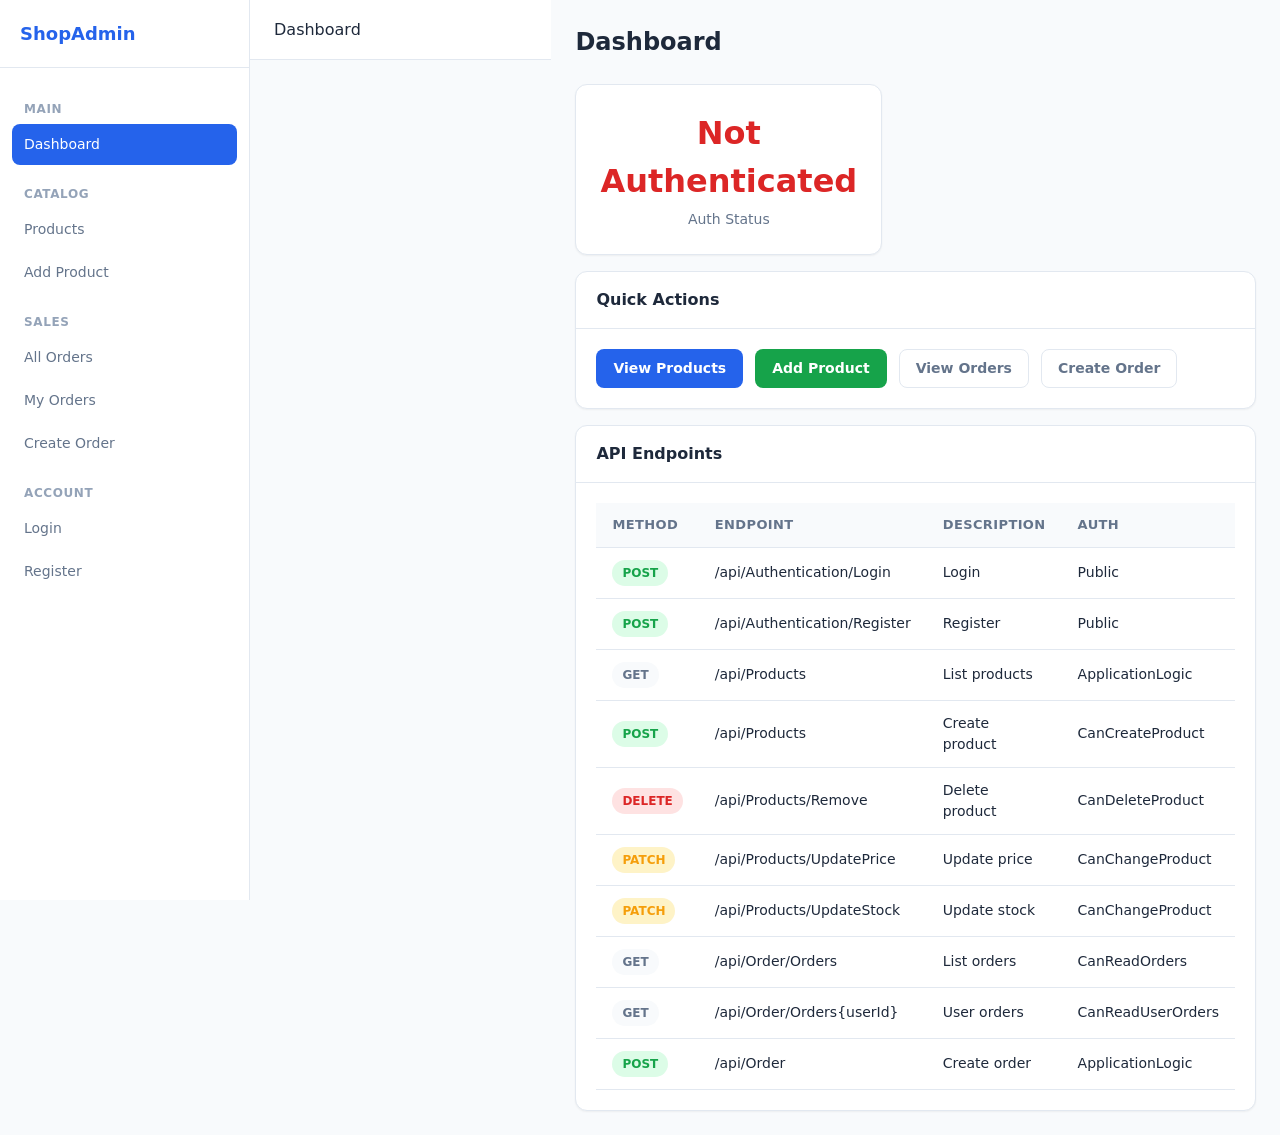
<file: frontend/index.html>
<!DOCTYPE html>
<html lang="en">
<head>
  <meta charset="UTF-8">
  <meta name="viewport" content="width=device-width, initial-scale=1.0">
  <title>Online Shop - Dashboard</title>
  <link rel="stylesheet" href="css/reset.css">
  <link rel="stylesheet" href="css/variables.css">
  <link rel="stylesheet" href="css/layout.css">
  <link rel="stylesheet" href="css/components.css">
  <link rel="stylesheet" href="css/utilities.css">
  <link rel="stylesheet" href="css/responsive.css">
</head>
<body>
  <div class="page-content">
    <div class="page-header">
      <h2>Dashboard</h2>
    </div>
    <div class="grid-3">
      <div class="card stat-card">
        <div class="stat-value" id="stat-status">-</div>
        <div class="stat-label">Auth Status</div>
      </div>
    </div>
    <div class="card mt-2">
      <div class="card-header">
        <h3>Quick Actions</h3>
      </div>
      <div class="card-body">
        <div class="flex-row flex-wrap">
          <a href="pages/products.html" class="btn btn-primary">View Products</a>
          <a href="pages/product-create.html" class="btn btn-success">Add Product</a>
          <a href="pages/orders.html" class="btn btn-outline">View Orders</a>
          <a href="pages/order-create.html" class="btn btn-outline">Create Order</a>
        </div>
      </div>
    </div>
    <div class="card mt-2">
      <div class="card-header">
        <h3>API Endpoints</h3>
      </div>
      <div class="card-body">
        <div class="table-wrapper">
          <table>
            <thead>
              <tr><th>Method</th><th>Endpoint</th><th>Description</th><th>Auth</th></tr>
            </thead>
            <tbody>
              <tr><td><span class="badge badge-success">POST</span></td><td>/api/Authentication/Login</td><td>Login</td><td>Public</td></tr>
              <tr><td><span class="badge badge-success">POST</span></td><td>/api/Authentication/Register</td><td>Register</td><td>Public</td></tr>
              <tr><td><span class="badge badge-secondary">GET</span></td><td>/api/Products</td><td>List products</td><td>ApplicationLogic</td></tr>
              <tr><td><span class="badge badge-success">POST</span></td><td>/api/Products</td><td>Create product</td><td>CanCreateProduct</td></tr>
              <tr><td><span class="badge badge-danger">DELETE</span></td><td>/api/Products/Remove</td><td>Delete product</td><td>CanDeleteProduct</td></tr>
              <tr><td><span class="badge badge-warning">PATCH</span></td><td>/api/Products/UpdatePrice</td><td>Update price</td><td>CanChangeProduct</td></tr>
              <tr><td><span class="badge badge-warning">PATCH</span></td><td>/api/Products/UpdateStock</td><td>Update stock</td><td>CanChangeProduct</td></tr>
              <tr><td><span class="badge badge-secondary">GET</span></td><td>/api/Order/Orders</td><td>List orders</td><td>CanReadOrders</td></tr>
              <tr><td><span class="badge badge-secondary">GET</span></td><td>/api/Order/Orders{userId}</td><td>User orders</td><td>CanReadUserOrders</td></tr>
              <tr><td><span class="badge badge-success">POST</span></td><td>/api/Order</td><td>Create order</td><td>ApplicationLogic</td></tr>
            </tbody>
          </table>
        </div>
      </div>
    </div>
  </div>
  <script src="js/config.js"></script>
  <script src="js/api/api-client.js"></script>
  <script src="js/utils.js"></script>
  <script src="js/components/layout.js"></script>
  <script src="js/app.js"></script>
  <script src="js/pages/dashboard.js"></script>
</body>
</html>
</file>
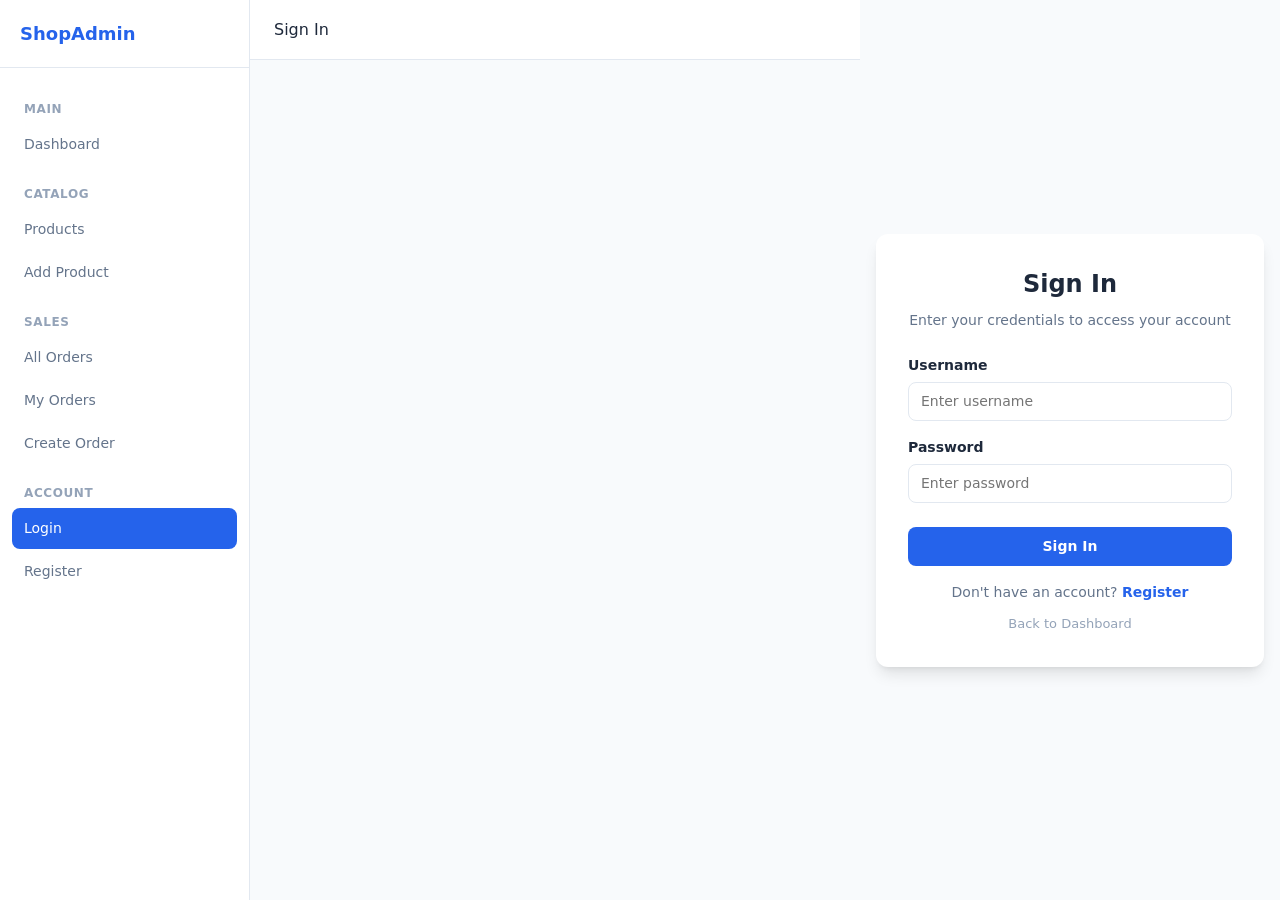
<file: frontend/pages/login.html>
<!DOCTYPE html>
<html lang="en">
<head>
  <meta charset="UTF-8">
  <meta name="viewport" content="width=device-width, initial-scale=1.0">
  <title>Login - Online Shop</title>
  <link rel="stylesheet" href="../css/reset.css">
  <link rel="stylesheet" href="../css/variables.css">
  <link rel="stylesheet" href="../css/layout.css">
  <link rel="stylesheet" href="../css/components.css">
  <link rel="stylesheet" href="../css/utilities.css">
  <link rel="stylesheet" href="../css/responsive.css">
  <style>
    body{display:flex;align-items:center;justify-content:center;min-height:100vh;background:var(--color-bg)}
    .auth-container{width:100%;max-width:420px;padding:1rem}
    .auth-card{background:var(--color-surface);border-radius:var(--radius-lg);box-shadow:var(--shadow-lg);padding:2rem}
    .auth-card h2{text-align:center;margin-bottom:.5rem}
    .auth-card .subtitle{text-align:center;color:var(--color-text-secondary);font-size:.875rem;margin-bottom:1.5rem}
    .auth-footer{text-align:center;margin-top:1rem;font-size:.875rem;color:var(--color-text-secondary)}
    .auth-footer a{color:var(--color-primary);font-weight:600}
  </style>
</head>
<body>
  <div class="auth-container">
    <div class="auth-card">
      <h2>Sign In</h2>
      <p class="subtitle">Enter your credentials to access your account</p>
      <div id="alert-box"></div>
      <form id="login-form" novalidate>
        <div class="form-group">
          <label for="username">Username</label>
          <input type="text" id="username" name="UserName" class="form-control" placeholder="Enter username" required>
        </div>
        <div class="form-group">
          <label for="password">Password</label>
          <input type="password" id="password" name="Password" class="form-control" placeholder="Enter password" required>
        </div>
        <button type="submit" class="btn btn-primary mt-1 w-full" id="login-btn">Sign In</button>
      </form>
      <div class="auth-footer">
        Don't have an account? <a href="/pages/register.html">Register</a>
      </div>
      <div class="text-center mt-1">
        <a href="/index.html" class="text-muted text-sm">Back to Dashboard</a>
      </div>
    </div>
  </div>
  <script src="../js/config.js"></script>
  <script src="../js/api/api-client.js"></script>
  <script src="../js/utils.js"></script>
  <script src="../js/components/layout.js"></script>
  <script src="../js/app.js"></script>
  <script src="../js/pages/login.js"></script>
</body>
</html>
</file>
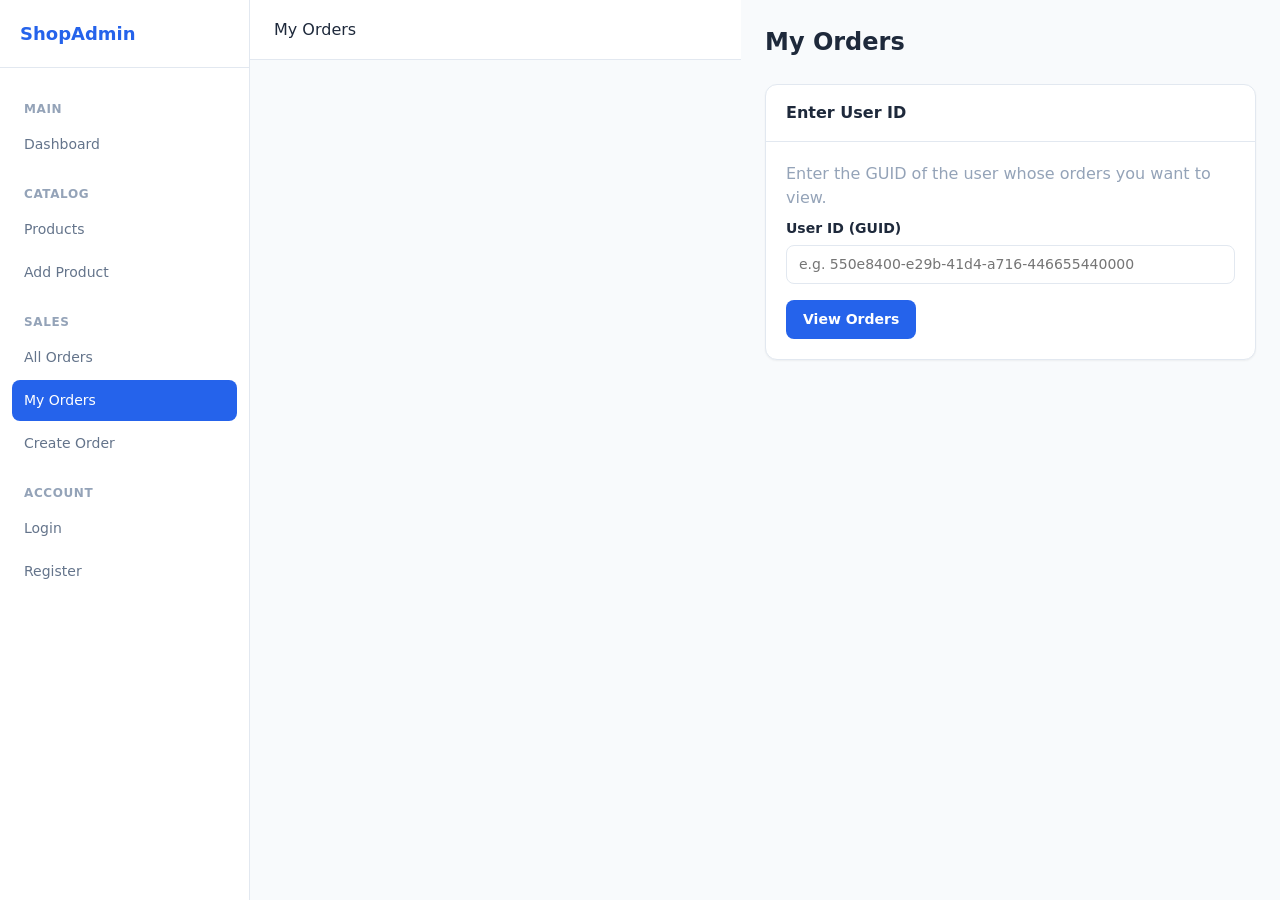
<file: frontend/pages/my-orders.html>
<!DOCTYPE html>
<html lang="en">
<head>
  <meta charset="UTF-8">
  <meta name="viewport" content="width=device-width, initial-scale=1.0">
  <title>My Orders - Online Shop</title>
  <link rel="stylesheet" href="../css/reset.css">
  <link rel="stylesheet" href="../css/variables.css">
  <link rel="stylesheet" href="../css/layout.css">
  <link rel="stylesheet" href="../css/components.css">
  <link rel="stylesheet" href="../css/utilities.css">
  <link rel="stylesheet" href="../css/responsive.css">
</head>
<body>
  <div class="page-content">
    <div class="page-header">
      <h2>My Orders</h2>
    </div>

    <div id="guid-input-section">
      <div class="card max-w-md">
        <div class="card-header">
          <h3>Enter User ID</h3>
        </div>
        <div class="card-body">
          <p class="text-muted mb-1">Enter the GUID of the user whose orders you want to view.</p>
          <div class="form-group">
            <label for="user-guid-input">User ID (GUID)</label>
            <input type="text" id="user-guid-input" class="form-control" placeholder="e.g. 550e8400-e29b-41d4-a716-446655440000">
          </div>
          <button class="btn btn-primary" data-action="fetch-orders">View Orders</button>
        </div>
      </div>
    </div>

    <div id="orders-section" class="hidden">
      <div class="flex-row mb-2">
        <span class="text-muted">Showing orders for:</span>
        <code id="user-id-display" class="font-bold"></code>
        <button class="btn btn-sm btn-outline" data-action="change-user">Change User</button>
      </div>
      <div class="card">
        <div class="card-body" id="orders-container"></div>
        <div class="card-footer" id="pagination-container"></div>
      </div>
    </div>
  </div>
  <script src="../js/config.js"></script>
  <script src="../js/api/api-client.js"></script>
  <script src="../js/utils.js"></script>
  <script src="../js/components/layout.js"></script>
  <script src="../js/app.js"></script>
  <script src="../js/pages/my-orders.js"></script>
</body>
</html>
</file>
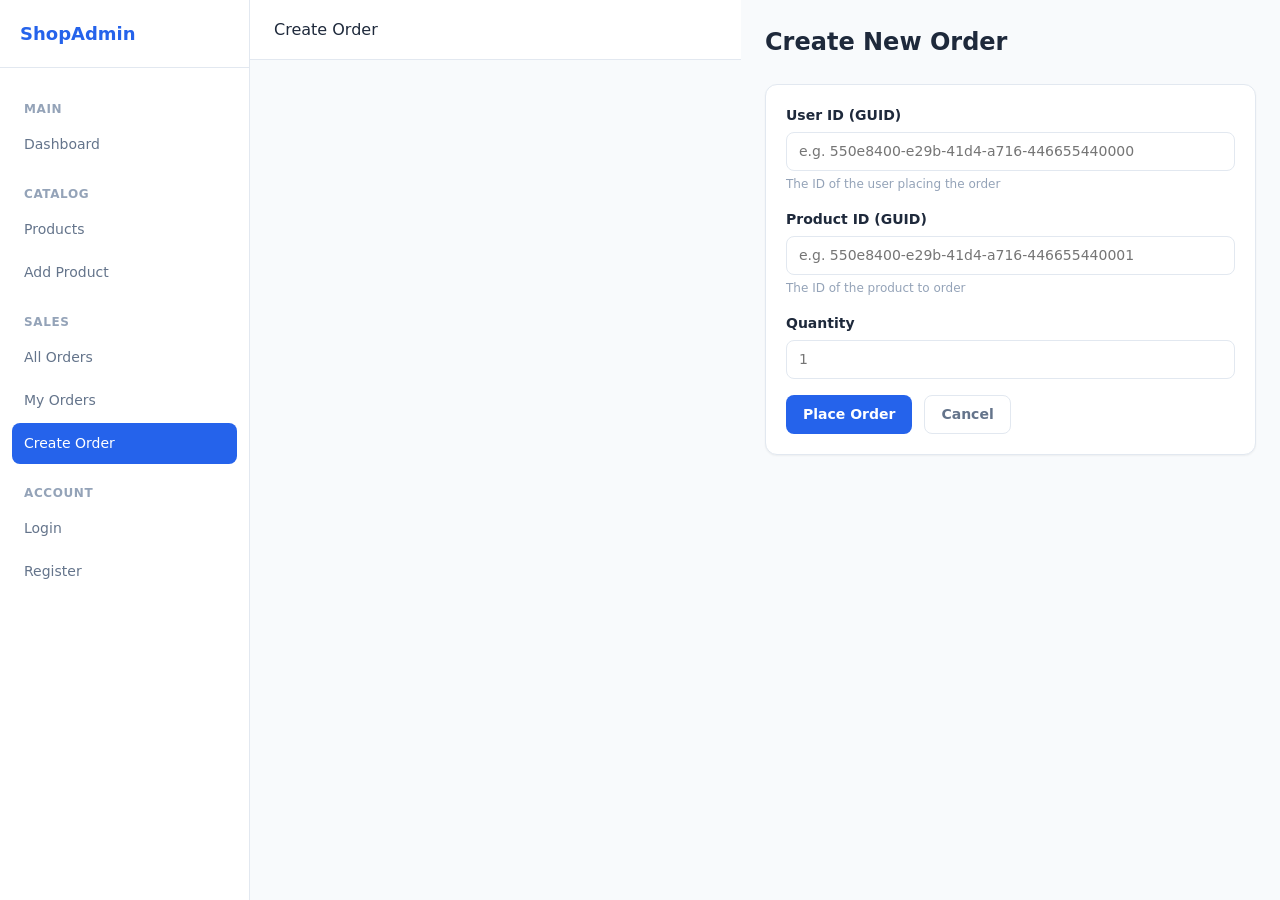
<file: frontend/pages/order-create.html>
<!DOCTYPE html>
<html lang="en">
<head>
  <meta charset="UTF-8">
  <meta name="viewport" content="width=device-width, initial-scale=1.0">
  <title>Create Order - Online Shop</title>
  <link rel="stylesheet" href="../css/reset.css">
  <link rel="stylesheet" href="../css/variables.css">
  <link rel="stylesheet" href="../css/layout.css">
  <link rel="stylesheet" href="../css/components.css">
  <link rel="stylesheet" href="../css/utilities.css">
  <link rel="stylesheet" href="../css/responsive.css">
</head>
<body>
  <div class="page-content">
    <div class="page-header">
      <h2>Create New Order</h2>
    </div>
    <div class="card max-w-md">
      <div class="card-body">
        <div id="form-alert"></div>
        <form id="order-form" novalidate>
          <div class="form-group">
            <label for="userId">User ID (GUID)</label>
            <input type="text" id="userId" name="UserId" class="form-control" placeholder="e.g. 550e8400-e29b-41d4-a716-446655440000" required>
            <div class="hint">The ID of the user placing the order</div>
          </div>
          <div class="form-group">
            <label for="productId">Product ID (GUID)</label>
            <input type="text" id="productId" name="ProductId" class="form-control" placeholder="e.g. 550e8400-e29b-41d4-a716-446655440001" required>
            <div class="hint">The ID of the product to order</div>
          </div>
          <div class="form-group">
            <label for="quantity">Quantity</label>
            <input type="number" id="quantity" name="Quantity" class="form-control" min="1" placeholder="1" required>
          </div>
          <div class="flex-row mt-2">
            <button type="submit" class="btn btn-primary" id="submit-btn">Place Order</button>
            <a href="/pages/orders.html" class="btn btn-outline">Cancel</a>
          </div>
        </form>
      </div>
    </div>
  </div>
  <script src="../js/config.js"></script>
  <script src="../js/api/api-client.js"></script>
  <script src="../js/utils.js"></script>
  <script src="../js/components/layout.js"></script>
  <script src="../js/app.js"></script>
  <script src="../js/pages/order-create.js"></script>
</body>
</html>
</file>
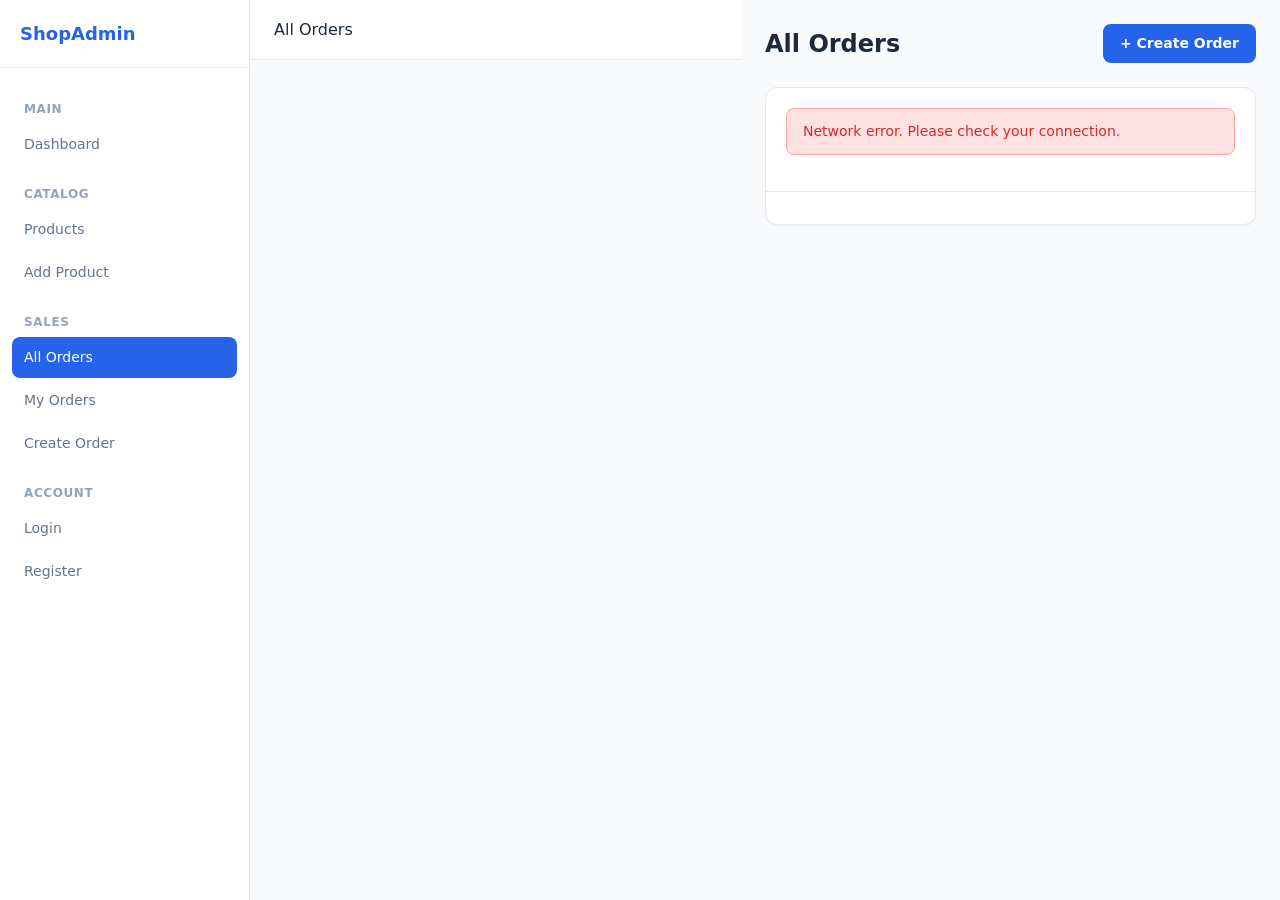
<file: frontend/pages/orders.html>
<!DOCTYPE html>
<html lang="en">
<head>
  <meta charset="UTF-8">
  <meta name="viewport" content="width=device-width, initial-scale=1.0">
  <title>All Orders - Online Shop</title>
  <link rel="stylesheet" href="../css/reset.css">
  <link rel="stylesheet" href="../css/variables.css">
  <link rel="stylesheet" href="../css/layout.css">
  <link rel="stylesheet" href="../css/components.css">
  <link rel="stylesheet" href="../css/utilities.css">
  <link rel="stylesheet" href="../css/responsive.css">
</head>
<body>
  <div class="page-content">
    <div class="page-header">
      <h2>All Orders</h2>
      <a href="/pages/order-create.html" class="btn btn-primary">+ Create Order</a>
    </div>
    <div class="card">
      <div class="card-body" id="orders-container">
        <div class="loading"><div class="spinner"></div><span>Loading orders...</span></div>
      </div>
      <div class="card-footer" id="pagination-container"></div>
    </div>
  </div>
  <script src="../js/config.js"></script>
  <script src="../js/api/api-client.js"></script>
  <script src="../js/utils.js"></script>
  <script src="../js/components/layout.js"></script>
  <script src="../js/app.js"></script>
  <script src="../js/pages/orders.js"></script>
</body>
</html>
</file>
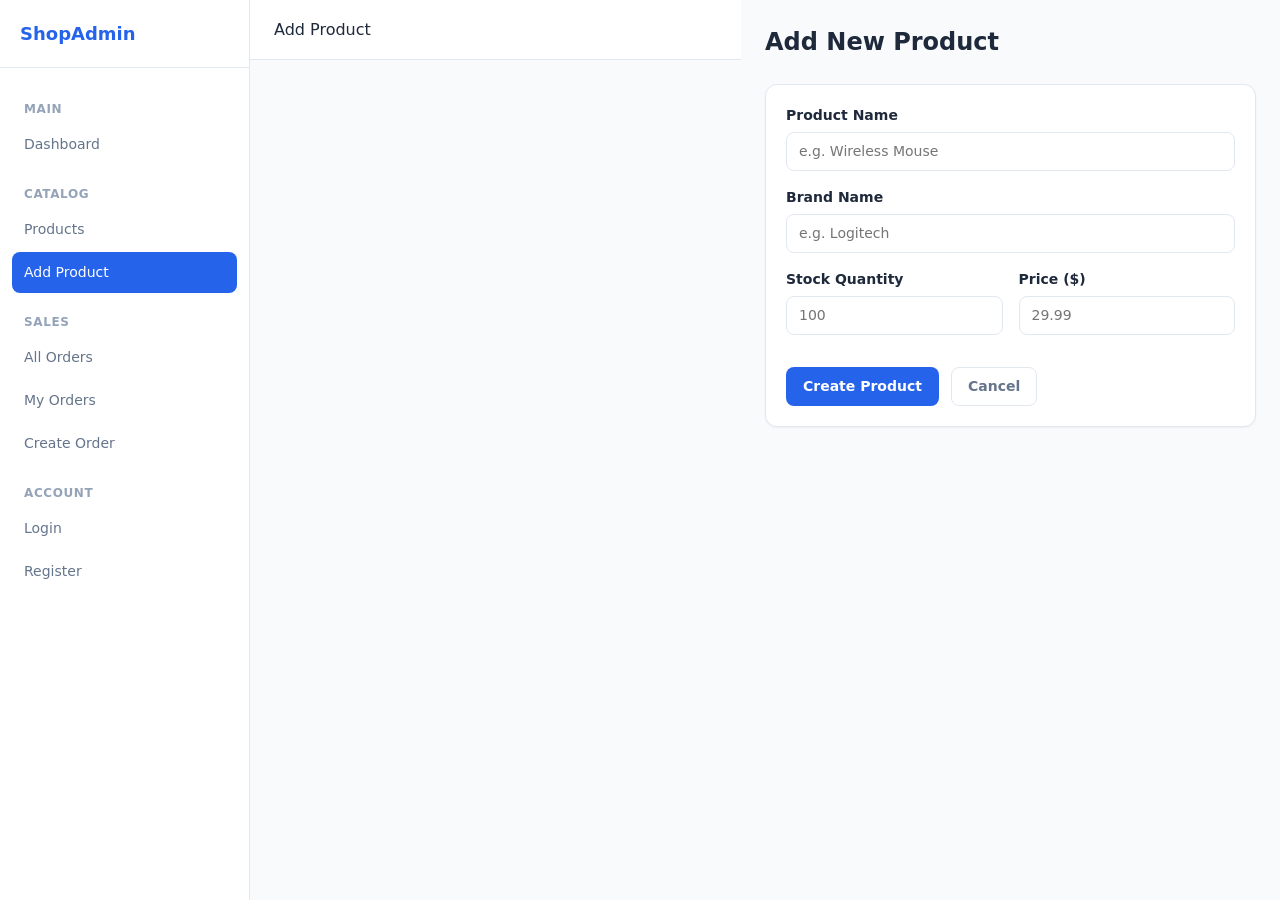
<file: frontend/pages/product-create.html>
<!DOCTYPE html>
<html lang="en">
<head>
  <meta charset="UTF-8">
  <meta name="viewport" content="width=device-width, initial-scale=1.0">
  <title>Create Product - Online Shop</title>
  <link rel="stylesheet" href="../css/reset.css">
  <link rel="stylesheet" href="../css/variables.css">
  <link rel="stylesheet" href="../css/layout.css">
  <link rel="stylesheet" href="../css/components.css">
  <link rel="stylesheet" href="../css/utilities.css">
  <link rel="stylesheet" href="../css/responsive.css">
</head>
<body>
  <div class="page-content">
    <div class="page-header">
      <h2>Add New Product</h2>
    </div>
    <div class="card max-w-md">
      <div class="card-body">
        <div id="form-alert"></div>
        <form id="product-form" novalidate>
          <div class="form-group">
            <label for="name">Product Name</label>
            <input type="text" id="name" name="Name" class="form-control" placeholder="e.g. Wireless Mouse" maxlength="100" required>
          </div>
          <div class="form-group">
            <label for="brandName">Brand Name</label>
            <input type="text" id="brandName" name="BrandName" class="form-control" placeholder="e.g. Logitech" maxlength="100" required>
          </div>
          <div class="form-row">
            <div class="form-group">
              <label for="stock">Stock Quantity</label>
              <input type="number" id="stock" name="Stock" class="form-control" min="1" max="1000000" placeholder="100" required>
            </div>
            <div class="form-group">
              <label for="price">Price ($)</label>
              <input type="number" id="price" name="Price" class="form-control" step="0.01" min="0.01" placeholder="29.99" required>
            </div>
          </div>
          <div class="flex-row mt-2">
            <button type="submit" class="btn btn-primary" id="submit-btn">Create Product</button>
            <a href="pages/products.html" class="btn btn-outline">Cancel</a>
          </div>
        </form>
      </div>
    </div>
  </div>
  <script src="../js/config.js"></script>
  <script src="../js/api/api-client.js"></script>
  <script src="../js/utils.js"></script>
  <script src="../js/components/layout.js"></script>
  <script src="../js/app.js"></script>
  <script src="../js/pages/product-create.js"></script>
</body>
</html>
</file>
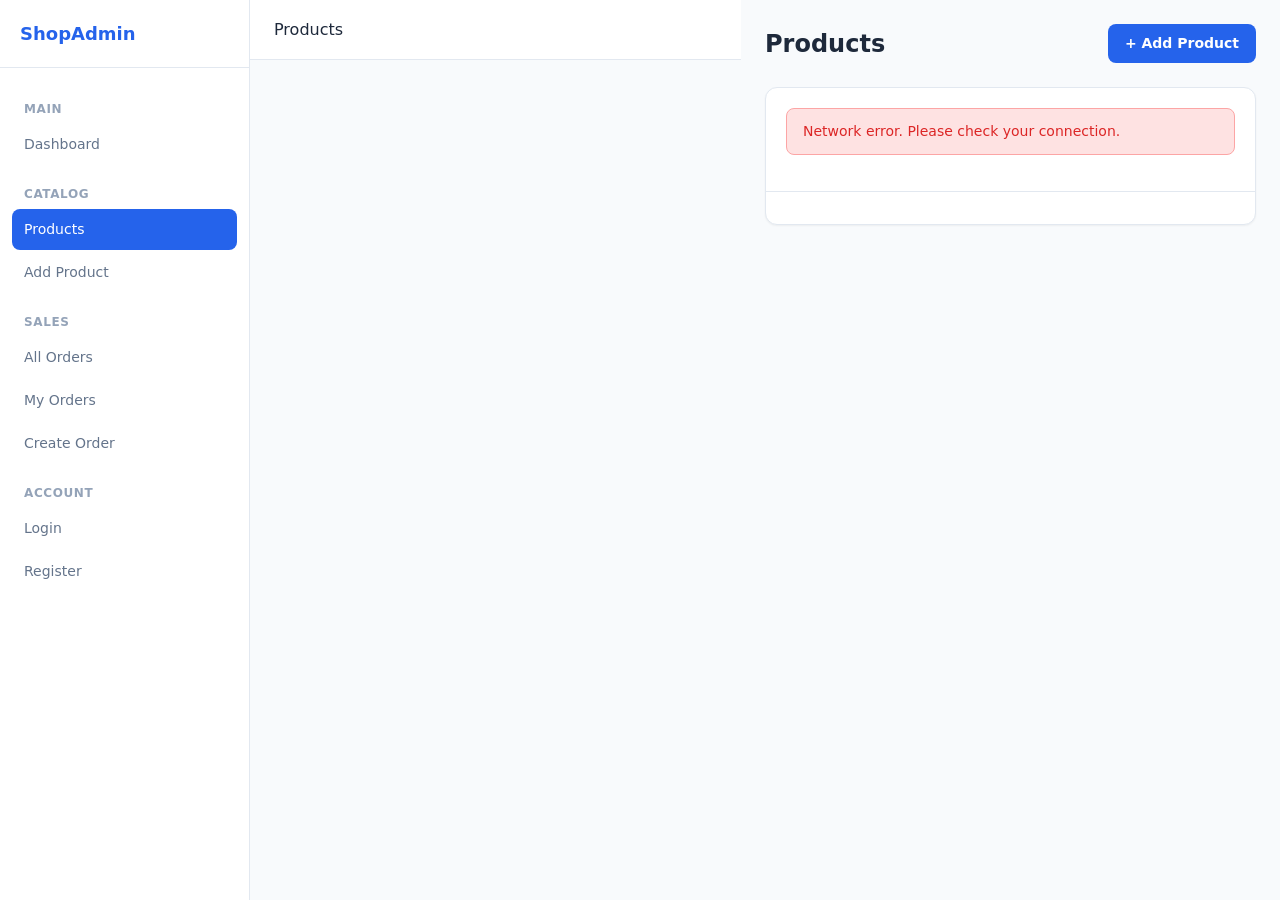
<file: frontend/pages/products.html>
<!DOCTYPE html>
<html lang="en">
<head>
  <meta charset="UTF-8">
  <meta name="viewport" content="width=device-width, initial-scale=1.0">
  <title>Products - Online Shop</title>
  <link rel="stylesheet" href="../css/reset.css">
  <link rel="stylesheet" href="../css/variables.css">
  <link rel="stylesheet" href="../css/layout.css">
  <link rel="stylesheet" href="../css/components.css">
  <link rel="stylesheet" href="../css/utilities.css">
  <link rel="stylesheet" href="../css/responsive.css">
</head>
<body>
  <div class="page-content">
    <div class="page-header">
      <h2>Products</h2>
      <a href="/pages/product-create.html" class="btn btn-primary">+ Add Product</a>
    </div>
    <div class="card">
      <div class="card-body" id="products-container">
        <div class="loading"><div class="spinner"></div><span>Loading products...</span></div>
      </div>
      <div class="card-footer" id="pagination-container"></div>
    </div>
  </div>

  <div class="modal-overlay" id="modal-price">
    <div class="modal">
      <div class="modal-header">
        <h3>Update Price</h3>
        <button data-close-modal class="btn-close">&times;</button>
      </div>
      <div class="modal-body">
        <div id="price-alert"></div>
        <p class="mb-1">Product: <strong id="price-product-name"></strong></p>
        <div class="form-group">
          <label for="price-guid">Product ID (GUID)</label>
          <input type="text" id="price-guid" class="form-control" placeholder="Enter product GUID">
        </div>
        <div class="form-group">
          <label for="new-price">New Price ($)</label>
          <input type="number" id="new-price" class="form-control" step="0.01" min="0.01" placeholder="0.00">
        </div>
      </div>
      <div class="modal-footer">
        <button class="btn btn-outline" data-close-modal>Cancel</button>
        <button class="btn btn-primary" id="save-price-btn" data-action="save-price">Save Price</button>
      </div>
    </div>
  </div>

  <div class="modal-overlay" id="modal-delete">
    <div class="modal">
      <div class="modal-header">
        <h3>Confirm Delete</h3>
        <button data-close-modal class="btn-close">&times;</button>
      </div>
      <div class="modal-body">
        <p>Are you sure you want to delete this product? This action cannot be undone.</p>
        <p class="font-bold mt-1">Product: <span id="delete-product-name"></span></p>
        <div id="delete-alert" class="mt-1"></div>
        <div class="form-group mt-1">
          <label for="delete-guid">Product ID (GUID)</label>
          <input type="text" id="delete-guid" class="form-control" placeholder="Enter product GUID to confirm">
        </div>
      </div>
      <div class="modal-footer">
        <button class="btn btn-outline" data-close-modal>Cancel</button>
        <button class="btn btn-danger" id="confirm-delete-btn" data-action="confirm-delete">Delete</button>
      </div>
    </div>
  </div>

  <script src="../js/config.js"></script>
  <script src="../js/api/api-client.js"></script>
  <script src="../js/utils.js"></script>
  <script src="../js/components/layout.js"></script>
  <script src="../js/app.js"></script>
  <script src="../js/pages/products.js"></script>
</body>
</html>
</file>
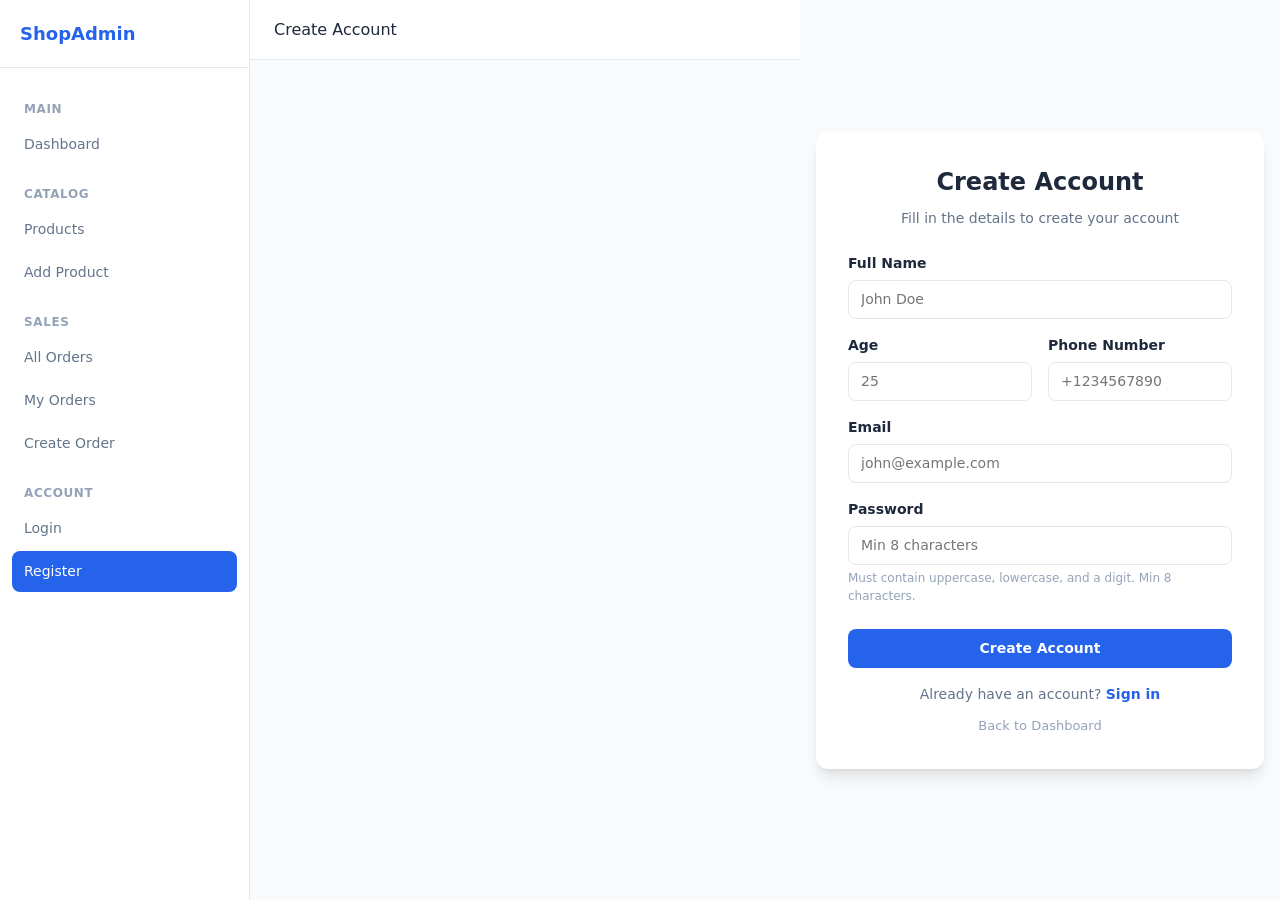
<file: frontend/pages/register.html>
<!DOCTYPE html>
<html lang="en">
<head>
  <meta charset="UTF-8">
  <meta name="viewport" content="width=device-width, initial-scale=1.0">
  <title>Register - Online Shop</title>
  <link rel="stylesheet" href="../css/reset.css">
  <link rel="stylesheet" href="../css/variables.css">
  <link rel="stylesheet" href="../css/layout.css">
  <link rel="stylesheet" href="../css/components.css">
  <link rel="stylesheet" href="../css/utilities.css">
  <link rel="stylesheet" href="../css/responsive.css">
  <style>
    body{display:flex;align-items:center;justify-content:center;min-height:100vh;background:var(--color-bg)}
    .auth-container{width:100%;max-width:480px;padding:1rem}
    .auth-card{background:var(--color-surface);border-radius:var(--radius-lg);box-shadow:var(--shadow-lg);padding:2rem}
    .auth-card h2{text-align:center;margin-bottom:.5rem}
    .auth-card .subtitle{text-align:center;color:var(--color-text-secondary);font-size:.875rem;margin-bottom:1.5rem}
    .auth-footer{text-align:center;margin-top:1rem;font-size:.875rem;color:var(--color-text-secondary)}
    .auth-footer a{color:var(--color-primary);font-weight:600}
  </style>
</head>
<body>
  <div class="auth-container">
    <div class="auth-card">
      <h2>Create Account</h2>
      <p class="subtitle">Fill in the details to create your account</p>
      <div id="alert-box"></div>
      <form id="register-form" novalidate>
        <div class="form-group">
          <label for="fullName">Full Name</label>
          <input type="text" id="fullName" name="FullName" class="form-control" placeholder="John Doe" required>
        </div>
        <div class="form-row">
          <div class="form-group">
            <label for="age">Age</label>
            <input type="number" id="age" name="Age" class="form-control" placeholder="25" min="1" max="150" required>
          </div>
          <div class="form-group">
            <label for="phoneNumber">Phone Number</label>
            <input type="tel" id="phoneNumber" name="PhoneNumber" class="form-control" placeholder="+1234567890" required>
          </div>
        </div>
        <div class="form-group">
          <label for="email">Email</label>
          <input type="email" id="email" name="Email" class="form-control" placeholder="john@example.com" required>
        </div>
        <div class="form-group">
          <label for="password">Password</label>
          <input type="password" id="password" name="Password" class="form-control" placeholder="Min 8 characters" required>
          <div class="hint">Must contain uppercase, lowercase, and a digit. Min 8 characters.</div>
        </div>
        <button type="submit" class="btn btn-primary mt-1 w-full" id="register-btn">Create Account</button>
      </form>
      <div class="auth-footer">
        Already have an account? <a href="/pages/login.html">Sign in</a>
      </div>
      <div class="text-center mt-1">
        <a href="/index.html" class="text-muted text-sm">Back to Dashboard</a>
      </div>
    </div>
  </div>
  <script src="../js/config.js"></script>
  <script src="../js/api/api-client.js"></script>
  <script src="../js/utils.js"></script>
  <script src="../js/components/layout.js"></script>
  <script src="../js/app.js"></script>
  <script src="../js/pages/register.js"></script>
</body>
</html>
</file>
<file: frontend/css/variables.css>
:root{
  --color-primary:#2563eb;
  --color-primary-hover:#1d4ed8;
  --color-primary-light:#dbeafe;
  --color-secondary:#64748b;
  --color-success:#16a34a;
  --color-success-light:#dcfce7;
  --color-danger:#dc2626;
  --color-danger-light:#fee2e2;
  --color-warning:#f59e0b;
  --color-warning-light:#fef3c7;
  --color-bg:#f8fafc;
  --color-surface:#ffffff;
  --color-border:#e2e8f0;
  --color-text:#1e293b;
  --color-text-secondary:#64748b;
  --color-text-muted:#94a3b8;
  --radius-sm:4px;
  --radius-md:8px;
  --radius-lg:12px;
  --shadow-sm:0 1px 2px rgba(0,0,0,.05);
  --shadow-md:0 4px 6px -1px rgba(0,0,0,.1),0 2px 4px -2px rgba(0,0,0,.1);
  --shadow-lg:0 10px 15px -3px rgba(0,0,0,.1),0 4px 6px -4px rgba(0,0,0,.1);
  --font-sans:'Segoe UI',system-ui,-apple-system,sans-serif;
  --font-mono:'Cascadia Code','Fira Code',monospace;
  --sidebar-width:250px;
  --header-height:60px;
}
</file>
<file: frontend/css/layout.css>
body{font-family:var(--font-sans);background:var(--color-bg);color:var(--color-text);display:flex;min-height:100vh}
.sidebar{width:var(--sidebar-width);background:var(--color-surface);border-right:1px solid var(--color-border);position:fixed;top:0;left:0;bottom:0;display:flex;flex-direction:column;z-index:100;transition:transform .3s ease}
.sidebar-header{padding:1.25rem;border-bottom:1px solid var(--color-border);display:flex;align-items:center;gap:.75rem}
.sidebar-header h1{font-size:1.125rem;font-weight:700;color:var(--color-primary)}
.sidebar-nav{flex:1;padding:.75rem;overflow-y:auto}
.sidebar-nav a{display:flex;align-items:center;gap:.75rem;padding:.625rem .75rem;border-radius:var(--radius-md);color:var(--color-text-secondary);font-size:.875rem;font-weight:500;transition:background .15s,color .15s;margin-bottom:2px}
.sidebar-nav a:hover{background:var(--color-primary-light);color:var(--color-primary)}
.sidebar-nav a.active{background:var(--color-primary);color:#fff}
.sidebar-nav .nav-section{font-size:.75rem;font-weight:600;text-transform:uppercase;letter-spacing:.05em;color:var(--color-text-muted);padding:.75rem .75rem .375rem;margin-top:.5rem}
.main-content{margin-left:var(--sidebar-width);flex:1;min-height:100vh;display:flex;flex-direction:column}
.topbar{height:var(--header-height);background:var(--color-surface);border-bottom:1px solid var(--color-border);display:flex;align-items:center;justify-content:space-between;padding:0 1.5rem;position:sticky;top:0;z-index:50}
.topbar-left{display:flex;align-items:center;gap:1rem}
.topbar-right{display:flex;align-items:center;gap:1rem}
.hamburger{display:none;background:none;border:none;font-size:1.5rem;color:var(--color-text);padding:.25rem}
.page-content{padding:1.5rem;flex:1}
.page-header{display:flex;align-items:center;justify-content:space-between;margin-bottom:1.5rem;flex-wrap:wrap;gap:1rem}
.page-header h2{font-size:1.5rem;font-weight:700}
.overlay{display:none;position:fixed;inset:0;background:rgba(0,0,0,.4);z-index:99}
.overlay.active{display:block}
</file>
<file: frontend/css/components.css>
.btn{display:inline-flex;align-items:center;justify-content:center;gap:.5rem;padding:.5rem 1rem;font-size:.875rem;font-weight:600;border-radius:var(--radius-md);transition:background .15s,color .15s,box-shadow .15s;border:1px solid transparent;line-height:1.5}
.btn-primary{background:var(--color-primary);color:#fff}.btn-primary:hover{background:var(--color-primary-hover)}
.btn-danger{background:var(--color-danger);color:#fff}.btn-danger:hover{background:#b91c1c}
.btn-success{background:var(--color-success);color:#fff}.btn-success:hover{background:#15803d}
.btn-outline{background:transparent;border-color:var(--color-border);color:var(--color-text-secondary)}.btn-outline:hover{background:var(--color-bg);border-color:var(--color-text-muted)}
.btn-sm{padding:.375rem .75rem;font-size:.8125rem}
.btn-icon{padding:.5rem}
.card{background:var(--color-surface);border:1px solid var(--color-border);border-radius:var(--radius-lg);box-shadow:var(--shadow-sm)}
.card-header{padding:1rem 1.25rem;border-bottom:1px solid var(--color-border);display:flex;align-items:center;justify-content:space-between}
.card-header h3{font-size:1rem;font-weight:600}
.card-body{padding:1.25rem}
.card-footer{padding:1rem 1.25rem;border-top:1px solid var(--color-border);display:flex;align-items:center;justify-content:flex-end;gap:.75rem}
.form-group{margin-bottom:1rem}
.form-group label{display:block;font-size:.875rem;font-weight:600;color:var(--color-text);margin-bottom:.375rem}
.form-group .hint{font-size:.75rem;color:var(--color-text-muted);margin-top:.25rem}
.form-control{width:100%;padding:.5rem .75rem;font-size:.875rem;border:1px solid var(--color-border);border-radius:var(--radius-md);background:var(--color-surface);transition:border-color .15s,box-shadow .15s;line-height:1.5}
.form-control:focus{border-color:var(--color-primary);box-shadow:0 0 0 3px var(--color-primary-light);outline:none}
.form-control.is-invalid{border-color:var(--color-danger)}
.form-control.is-invalid:focus{box-shadow:0 0 0 3px var(--color-danger-light)}
.form-error{font-size:.75rem;color:var(--color-danger);margin-top:.25rem}
.form-row{display:grid;grid-template-columns:1fr 1fr;gap:1rem}
.table-wrapper{overflow-x:auto}
table{width:100%;font-size:.875rem}
thead{background:var(--color-bg)}
th{padding:.75rem 1rem;text-align:left;font-weight:600;color:var(--color-text-secondary);font-size:.8125rem;text-transform:uppercase;letter-spacing:.03em;border-bottom:1px solid var(--color-border)}
td{padding:.75rem 1rem;border-bottom:1px solid var(--color-border);color:var(--color-text)}
tbody tr:hover{background:var(--color-bg)}
.badge{display:inline-flex;align-items:center;padding:.25rem .625rem;font-size:.75rem;font-weight:600;border-radius:9999px}
.badge-success{background:var(--color-success-light);color:var(--color-success)}
.badge-danger{background:var(--color-danger-light);color:var(--color-danger)}
.badge-warning{background:var(--color-warning-light);color:var(--color-warning)}
.badge-secondary{background:var(--color-bg);color:var(--color-text-secondary)}
.modal-overlay{display:none;position:fixed;inset:0;background:rgba(0,0,0,.5);z-index:200;align-items:center;justify-content:center}
.modal-overlay.active{display:flex}
.modal{background:var(--color-surface);border-radius:var(--radius-lg);box-shadow:var(--shadow-lg);width:90%;max-width:500px;max-height:90vh;overflow-y:auto}
.modal-header{padding:1.25rem;border-bottom:1px solid var(--color-border);display:flex;align-items:center;justify-content:space-between}
.modal-header h3{font-size:1.125rem;font-weight:600}
.modal-body{padding:1.25rem}
.modal-footer{padding:1rem 1.25rem;border-top:1px solid var(--color-border);display:flex;justify-content:flex-end;gap:.75rem}
.loading{display:flex;align-items:center;justify-content:center;padding:3rem;color:var(--color-text-muted);gap:.75rem}
.spinner{width:1.5rem;height:1.5rem;border:3px solid var(--color-border);border-top-color:var(--color-primary);border-radius:50%;animation:spin .6s linear infinite}
@keyframes spin{to{transform:rotate(360deg)}}
@keyframes slideIn{from{transform:translateX(100%);opacity:0}to{transform:translateX(0);opacity:1}}
.empty-state{display:flex;flex-direction:column;align-items:center;justify-content:center;padding:3rem;color:var(--color-text-muted);text-align:center}
.empty-state p{margin-top:.5rem;font-size:.875rem}
.alert{padding:.75rem 1rem;border-radius:var(--radius-md);font-size:.875rem;margin-bottom:1rem;display:flex;align-items:flex-start;gap:.5rem}
.alert-error{background:var(--color-danger-light);color:var(--color-danger);border:1px solid #fca5a5}
.alert-success{background:var(--color-success-light);color:var(--color-success);border:1px solid #86efac}
.alert-warning{background:var(--color-warning-light);color:var(--color-warning);border:1px solid #fde68a}
.pagination{display:flex;align-items:center;gap:.25rem;justify-content:center;margin-top:1.5rem}
.pagination button{padding:.375rem .75rem;font-size:.8125rem;border:1px solid var(--color-border);border-radius:var(--radius-md);background:var(--color-surface);color:var(--color-text-secondary);font-weight:500}
.pagination button:hover:not(:disabled){background:var(--color-bg);border-color:var(--color-text-muted)}
.pagination button.active{background:var(--color-primary);color:#fff;border-color:var(--color-primary)}
.pagination button:disabled{opacity:.4;cursor:not-allowed}
.search-bar{position:relative;max-width:300px}
.search-bar input{padding-left:2.25rem}
.search-bar .search-icon{position:absolute;left:.75rem;top:50%;transform:translateY(-50%);color:var(--color-text-muted);font-size:.875rem;pointer-events:none}
.user-info{display:flex;align-items:center;gap:.5rem;font-size:.875rem;color:var(--color-text-secondary)}
.user-avatar{width:2rem;height:2rem;border-radius:50%;background:var(--color-primary);color:#fff;display:flex;align-items:center;justify-content:center;font-weight:600;font-size:.75rem}
.actions-cell{display:flex;gap:.375rem}
.tooltip{position:relative}
.stat-card{text-align:center;padding:1.5rem}
.stat-card .stat-value{font-size:2rem;font-weight:700;color:var(--color-primary)}
.stat-card .stat-label{font-size:.875rem;color:var(--color-text-secondary);margin-top:.25rem}
.grid-3{display:grid;grid-template-columns:repeat(3,1fr);gap:1rem}
.grid-2{display:grid;grid-template-columns:repeat(2,1fr);gap:1rem}
</file>
<file: frontend/css/utilities.css>
.hidden{display:none!important}
.mt-1{margin-top:.5rem}
.mt-2{margin-top:1rem}
.mt-3{margin-top:1.5rem}
.mb-1{margin-bottom:.5rem}
.mb-2{margin-bottom:1rem}
.flex-row{display:flex;gap:.75rem;align-items:center}
.flex-wrap{flex-wrap:wrap}
.max-w-md{max-width:640px}
.text-center{text-align:center}
.text-muted{color:var(--color-text-muted)}
.font-bold{font-weight:700}
.w-full{width:100%}
.text-sm{font-size:.8125rem}
.btn-close{font-size:1.25rem;line-height:1;background:none;border:none;padding:0}
</file>
<file: frontend/css/responsive.css>
@media(max-width:1024px){
  .grid-3{grid-template-columns:repeat(2,1fr)}
  .form-row{grid-template-columns:1fr}
}
@media(max-width:768px){
  .sidebar{transform:translateX(-100%)}
  .sidebar.open{transform:translateX(0)}
  .main-content{margin-left:0}
  .hamburger{display:block}
  .page-content{padding:1rem}
  .page-header{flex-direction:column;align-items:flex-start}
  .grid-3{grid-template-columns:1fr}
  .grid-2{grid-template-columns:1fr}
  .topbar{padding:0 1rem}
  .modal{width:95%}
  table{font-size:.8125rem}
  th,td{padding:.5rem .625rem}
}
@media(max-width:480px){
  .page-header h2{font-size:1.25rem}
  .btn{padding:.5rem .75rem;font-size:.8125rem}
  .card-header{padding:.75rem 1rem}
  .card-body{padding:1rem}
}
</file>
